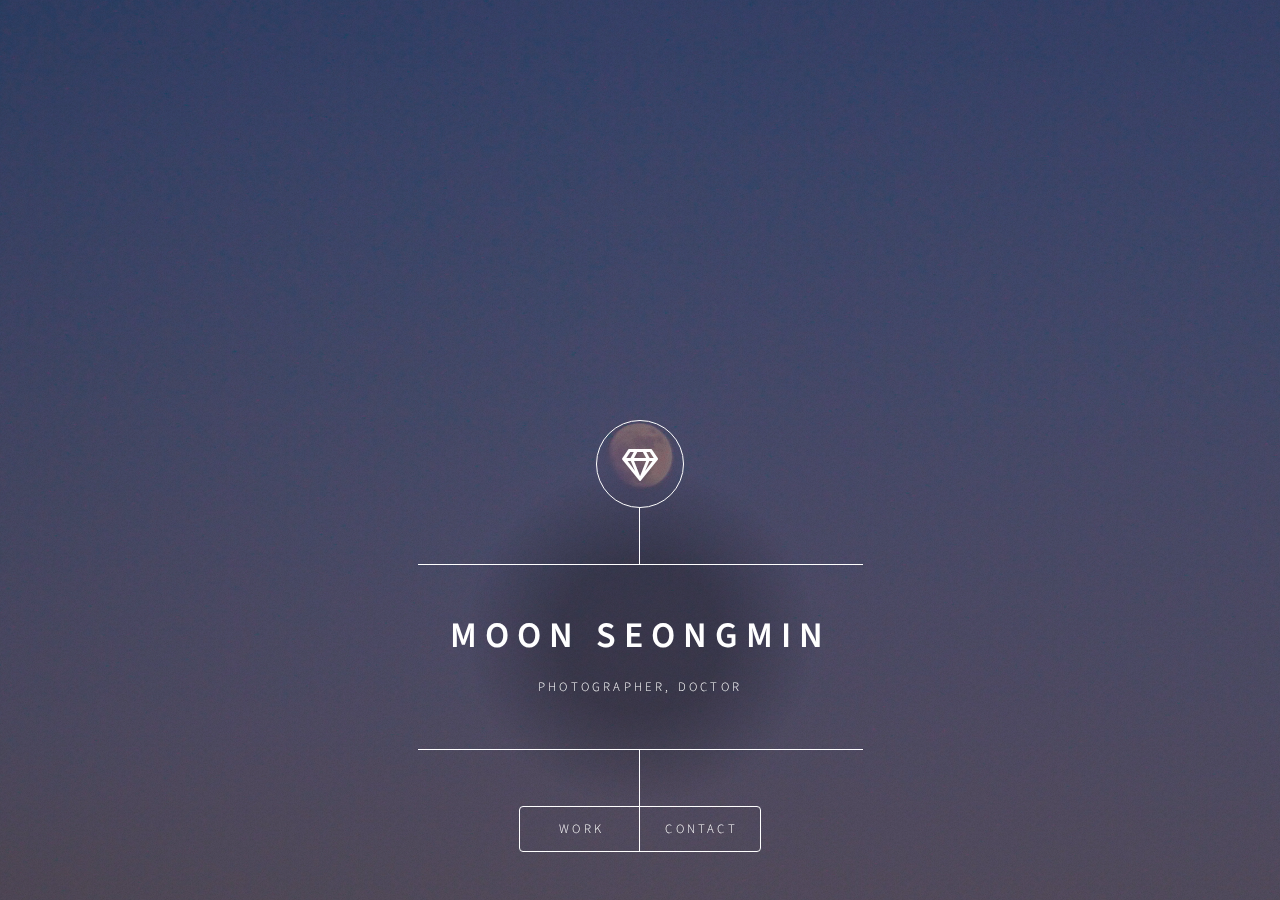
<file: index.html>
<!DOCTYPE HTML>

<html>
	<head>
		<title>Moon Seongmin</title>
		<meta charset="utf-8" />
		<meta name="viewport" content="width=device-width, initial-scale=1, user-scalable=no" />
		<link rel="stylesheet" href="assets/css/main.css" />
		<noscript><link rel="stylesheet" href="assets/css/noscript.css" /></noscript>
	</head>
	<body class="is-preload">

		<!-- Wrapper -->
			<div id="wrapper">

				<!-- Header -->
					<header id="header">
						<div class="logo">
							<span class="icon fa-gem"></span>
						</div>
						<div class="content">
							<div class="inner">
								<h1>Moon Seongmin</h1>
								<p>Photographer, Doctor</p>
							</div>
						</div>
						<nav>
							<ul>
						
								<li><a href="/work/work.html">Work</a></li>					
								<li><a href="contact.html">Contact</a></li>
							</ul>
						</nav>
					</header>
			</div>

		<!-- BG -->
			<div id="bg"></div>

		<!-- Scripts -->
			<script src="assets/js/jquery.min.js"></script>
			<script src="assets/js/browser.min.js"></script>
			<script src="assets/js/breakpoints.min.js"></script>
			<script src="assets/js/util.js"></script>
			<script src="assets/js/main.js"></script>

	</body>
</html>
</file>
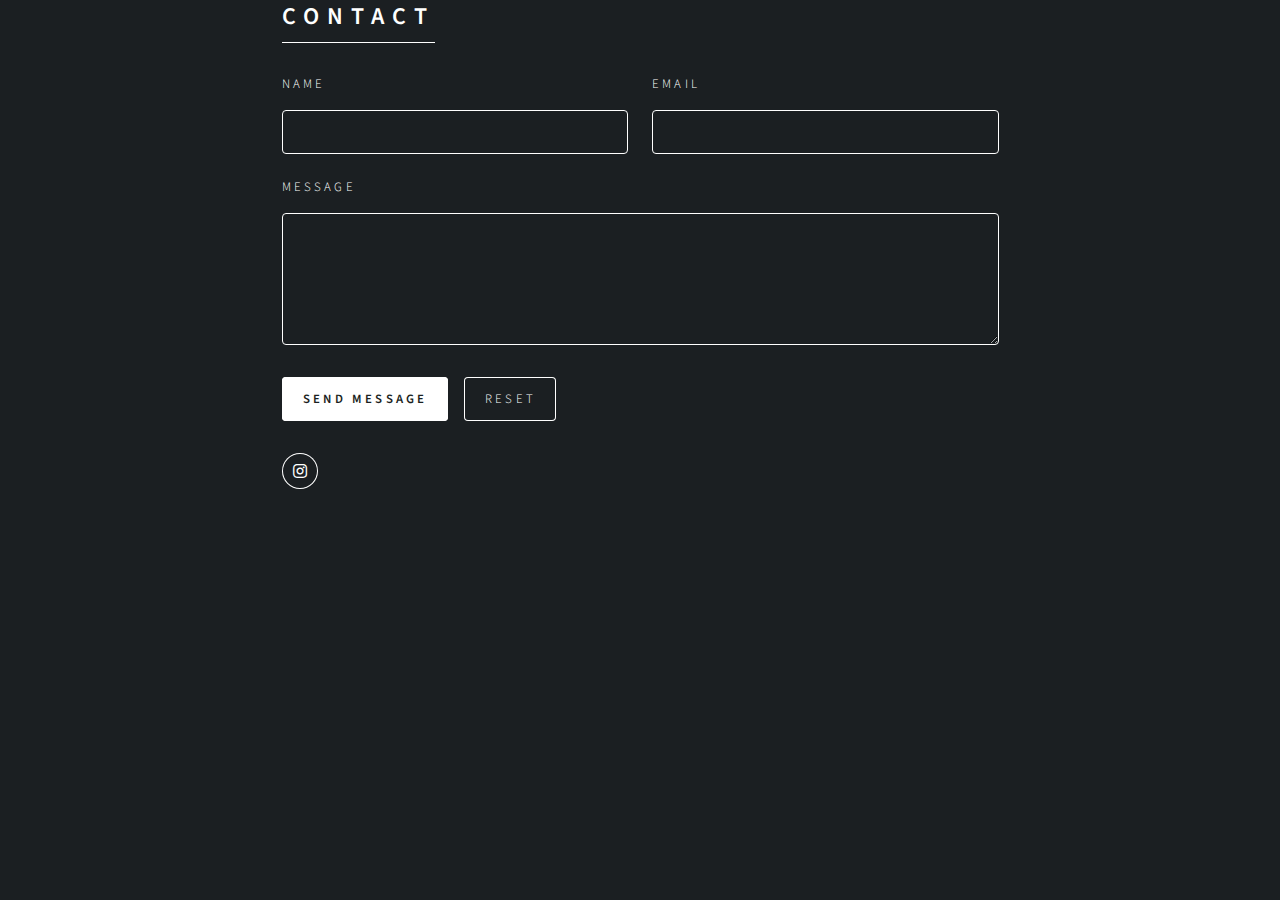
<file: contact.html>
<!DOCTYPE html>
<html>
<head>
		<head>
		<title>Moon Seongmin</title>
		<meta charset="utf-8" />
		<meta name="viewport" content="width=device-width, initial-scale=1, user-scalable=no" />
		<link rel="stylesheet" href="assets/css/main.css" />
		<noscript><link rel="stylesheet" href="assets/css/noscript.css" /></noscript>
	</head>
<!-- Contact -->
<body>
<div id="main">
							<div id="contact">
								<h2 class="major">Contact</h2>
								<form method="post" action="#">
									<div class="fields">
										<div class="field half">
											<label for="name">Name</label>
											<input type="text" name="name" id="name" />
										</div>
										<div class="field half">
											<label for="email">Email</label>
											<input type="text" name="email" id="email" />
										</div>
										<div class="field">
											<label for="message">Message</label>
											<textarea name="message" id="message" rows="4"></textarea>
										</div>
									</div>
									<ul class="actions">
										<li><input type="submit" value="Send Message" class="primary" /></li>
										<li><input type="reset" value="Reset" /></li>
									</ul>
								</form>
								<ul class="icons">
									<li><a href="https://www.instagram.com/film_from_me/" class="icon brands fa-instagram"><span class="label">Instagram</span></a></li>
			
								</ul>
							</div>
                            </div>
                        </body>
                    </html>
</file>
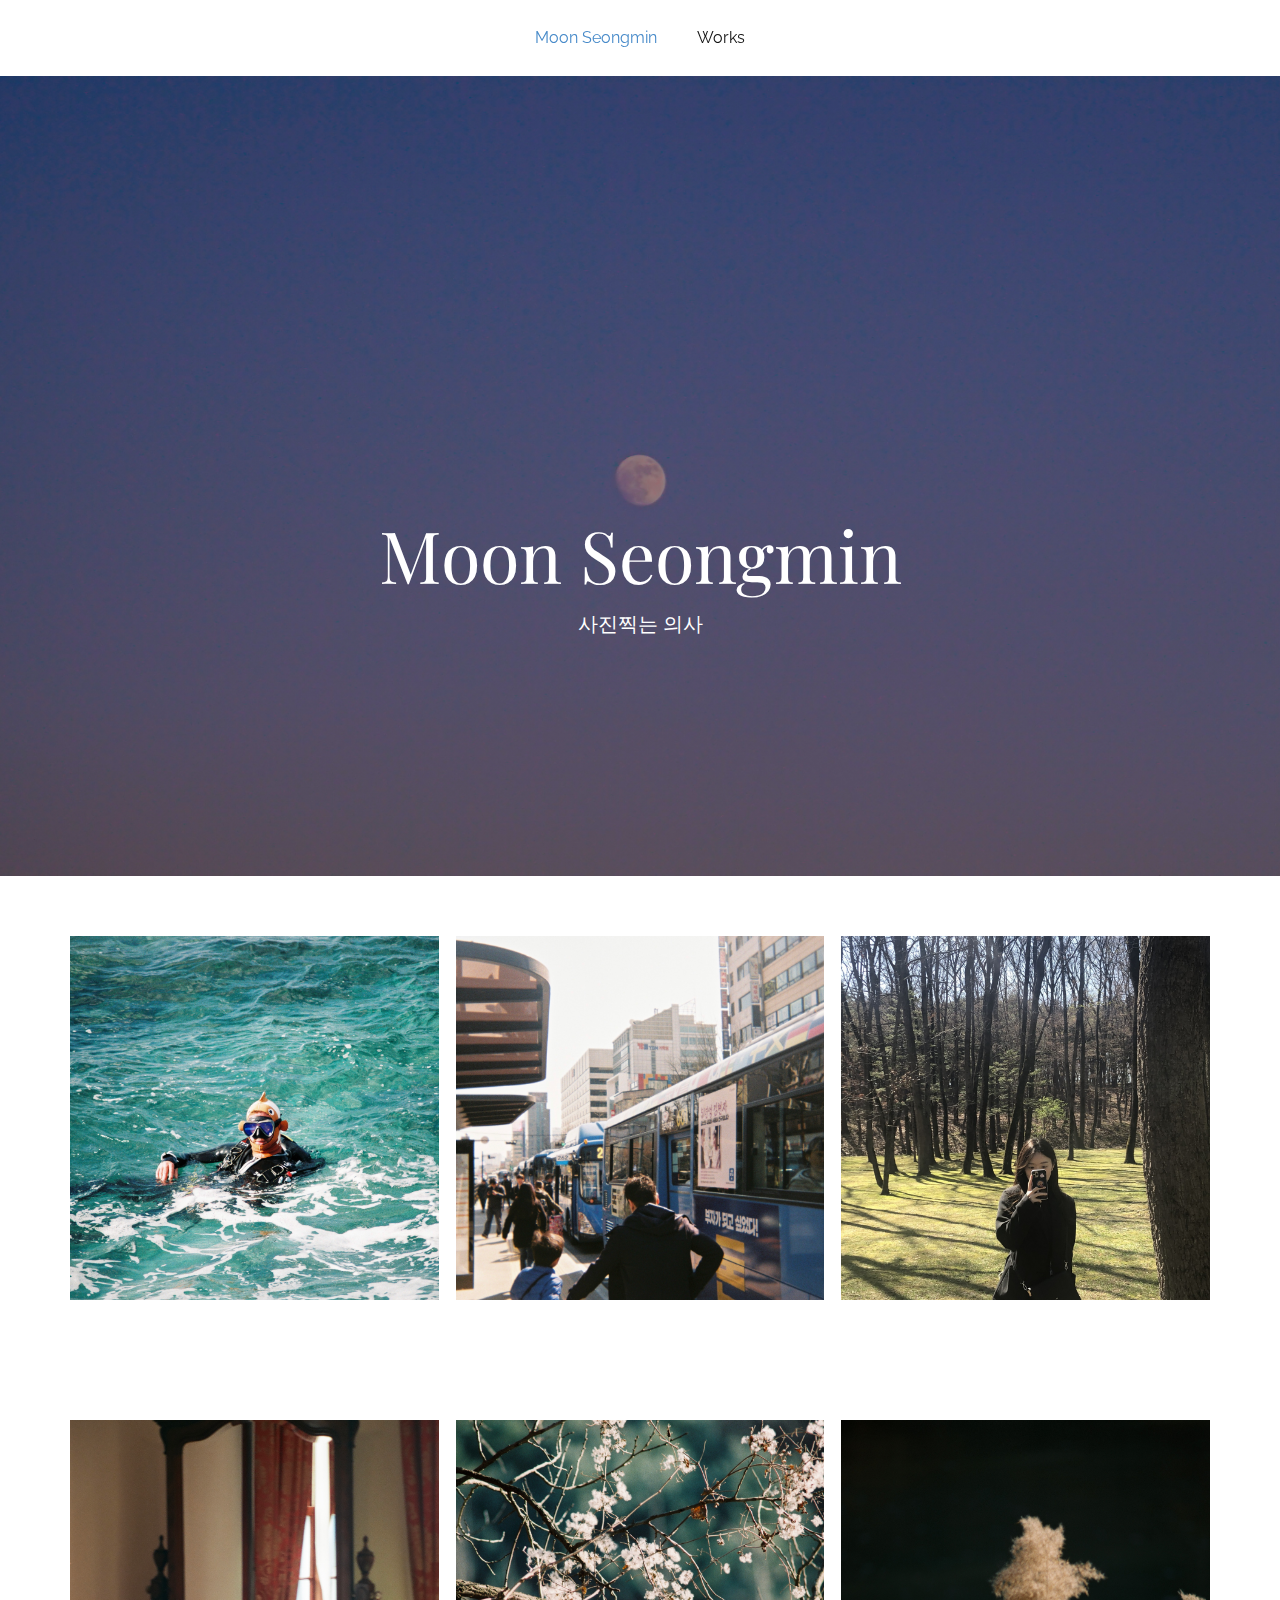
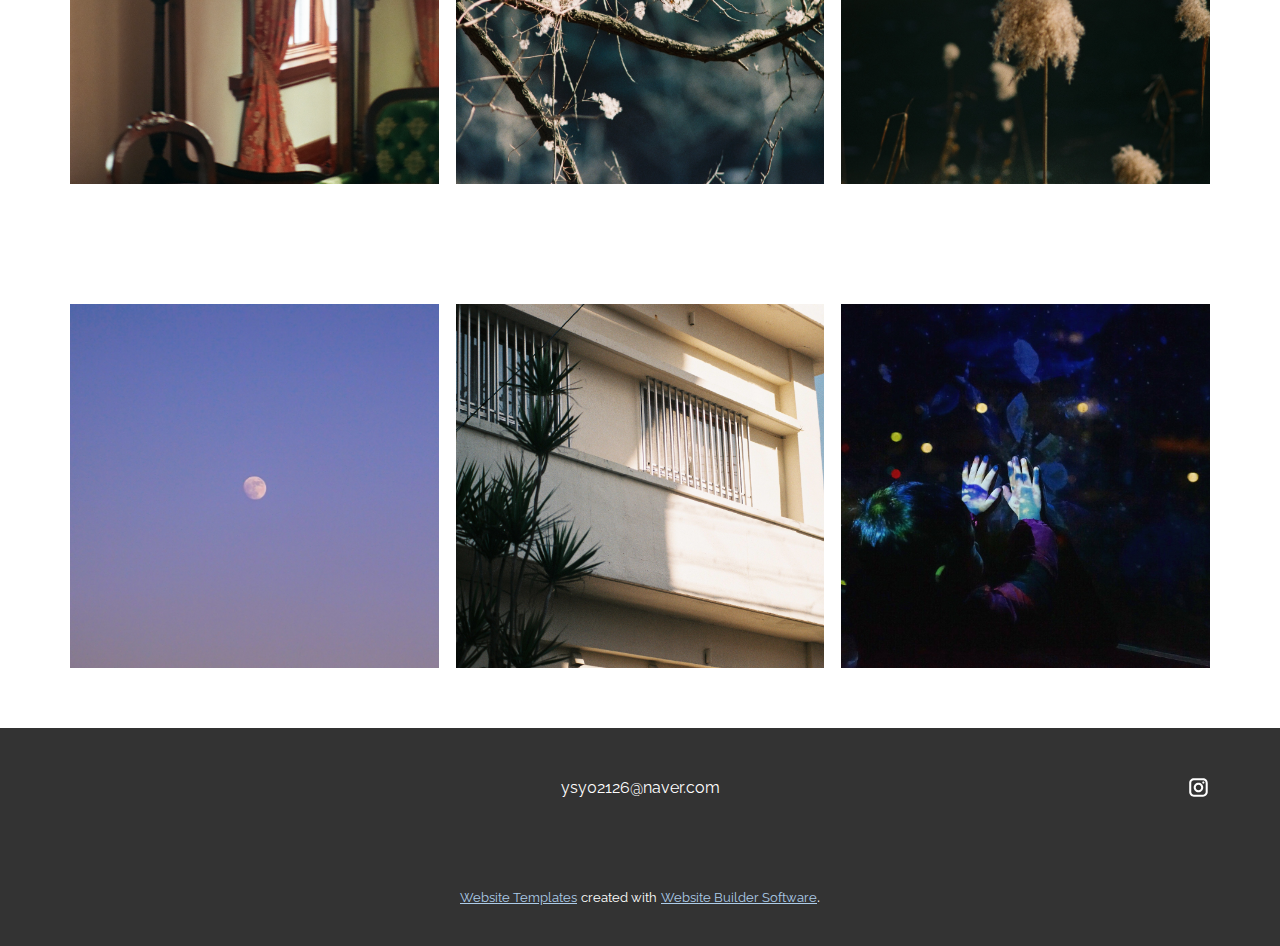
<file: Moon-Seongmin.html>
<!DOCTYPE html>
<html style="font-size: 16px;">
  <head>
    <meta name="viewport" content="width=device-width, initial-scale=1.0">
    <meta charset="utf-8">
    <meta name="keywords" content="Moon Seongmin">
    <meta name="description" content="">
    <meta name="page_type" content="np-template-header-footer-from-plugin">
    <title>Moon Seongmin</title>
    <link rel="stylesheet" href="nicepage.css" media="screen">
<link rel="stylesheet" href="Moon-Seongmin.css" media="screen">
    <script class="u-script" type="text/javascript" src="jquery.js" defer=""></script>
    <script class="u-script" type="text/javascript" src="nicepage.js" defer=""></script>
    <meta name="generator" content="Nicepage 2.28.1, nicepage.com">
    <link id="u-theme-google-font" rel="stylesheet" href="https://fonts.googleapis.com/css?family=Playfair+Display:400,400i,700,700i,900,900i|Raleway:100,100i,200,200i,300,300i,400,400i,500,500i,600,600i,700,700i,800,800i,900,900i">
    
    
    
    
    
    <script type="application/ld+json">{
		"@context": "http://schema.org",
		"@type": "Organization",
		"name": "",
		"url": "index.html",
		"sameAs": [
				"https://www.instagram.com/film_from_me/"
		]
}</script>
    <meta property="og:title" content="Moon Seongmin">
    <meta property="og:type" content="website">
    <meta name="theme-color" content="#478ac9">
    <link rel="canonical" href="index.html">
    <meta property="og:url" content="index.html">
  </head>
  <body class="u-body"><header class="u-clearfix u-header u-sticky u-header" id="sec-cb79"><div class="u-clearfix u-sheet u-valign-middle-lg u-valign-middle-md u-valign-middle-sm u-valign-middle-xl u-sheet-1">
        <nav class="u-menu u-menu-dropdown u-offcanvas u-menu-1">
          <div class="menu-collapse">
            <a class="u-button-style u-nav-link" href="#">
              <svg><use xmlns:xlink="http://www.w3.org/1999/xlink" xlink:href="#menu-hamburger"></use></svg>
              <svg version="1.1" xmlns="http://www.w3.org/2000/svg" xmlns:xlink="http://www.w3.org/1999/xlink"><defs><symbol id="menu-hamburger" viewBox="0 0 16 16" style="width: 16px; height: 16px;"><rect y="1" width="16" height="2"></rect><rect y="7" width="16" height="2"></rect><rect y="13" width="16" height="2"></rect>
</symbol>
</defs></svg>
            </a>
          </div>
          <div class="u-custom-menu u-nav-container">
            <ul class="u-nav u-unstyled u-nav-1"><li class="u-nav-item"><a class="u-button-style u-nav-link u-text-active-palette-1-base u-text-hover-palette-2-base" style="padding: 10px 20px;">Moon Seongmin</a>
</li><li class="u-nav-item"><a class="u-button-style u-nav-link u-text-active-palette-1-base u-text-hover-palette-2-base" href="#sec-7f6d" style="padding: 10px 20px;">Works</a>
</li></ul>
          </div>
          <div class="u-custom-menu u-nav-container-collapse">
            <div class="u-black u-container-style u-inner-container-layout u-opacity u-opacity-95 u-sidenav">
              <div class="u-menu-close"></div>
              <ul class="u-align-center u-nav u-popupmenu-items u-unstyled u-nav-2"><li class="u-nav-item"><a class="u-button-style u-nav-link" style="padding: 10px 20px;">Moon Seongmin</a>
</li><li class="u-nav-item"><a class="u-button-style u-nav-link" href="#sec-7f6d" style="padding: 10px 20px;">Works</a>
</li></ul>
            </div>
            <div class="u-black u-menu-overlay u-opacity u-opacity-70"></div>
          </div>
        </nav>
      </div></header>
    <section class="u-align-center u-clearfix u-image u-shading u-section-1" src="" id="sec-41e4" data-image-width="1600" data-image-height="953">
      <div class="u-clearfix u-sheet u-sheet-1">
        <h1 class="u-text u-text-default u-title u-text-1">Moon Seongmin</h1>
        <p class="u-large-text u-text u-text-default u-text-variant u-text-2">사진찍는 의사</p>
      </div>
    </section>
    <section class="u-align-center u-clearfix u-section-2" id="sec-7f6d">
      <div class="u-clearfix u-sheet u-valign-middle u-sheet-1">
        <div class="u-expanded-width u-gallery u-layout-grid u-lightbox u-show-text-on-hover u-gallery-1">
          <div class="u-gallery-inner u-gallery-inner-1">
            <div class="u-effect-fade u-file-link u-gallery-item" data-href="files/KakaoTalk_20201025_111229566.jpg">
              <div class="u-back-slide" data-image-width="1600" data-image-height="1070">
                <img class="u-back-image u-expanded" src="images/KakaoTalk_20201025_111229566.jpg">
              </div>
              <div class="u-over-slide u-shading u-over-slide-1">
                <h3 class="u-gallery-heading"></h3>
                <p class="u-gallery-text"></p>
              </div>
            </div>
            <div class="u-effect-fade u-file-link u-gallery-item" data-href="files/KakaoTalk_20201025_111229566_04.jpg">
              <div class="u-back-slide" data-image-width="1072" data-image-height="1600">
                <img class="u-back-image u-expanded" src="images/KakaoTalk_20201025_111229566_04.jpg">
              </div>
              <div class="u-over-slide u-shading u-over-slide-2">
                <h3 class="u-gallery-heading"></h3>
                <p class="u-gallery-text"></p>
              </div>
            </div>
            <div class="u-effect-fade u-file-link u-gallery-item" data-href="files/KakaoTalk_20201022_230935612.jpg">
              <div class="u-back-slide">
                <img class="u-back-image u-expanded" src="images/KakaoTalk_20201022_230935612.jpg">
              </div>
              <div class="u-over-slide u-shading u-over-slide-3">
                <h3 class="u-gallery-heading"></h3>
                <p class="u-gallery-text"></p>
              </div>
            </div>
          </div>
        </div>
      </div>
    </section>
    <section class="u-align-center u-clearfix u-section-3" id="sec-1174">
      <div class="u-clearfix u-sheet u-valign-middle u-sheet-1">
        <div class="u-expanded-width u-gallery u-layout-grid u-lightbox u-show-text-on-hover u-gallery-1">
          <div class="u-gallery-inner u-gallery-inner-1">
            <div class="u-effect-fade u-file-link u-gallery-item" data-href="files/KakaoTalk_20201025_111229566_05.jpg">
              <div class="u-back-slide">
                <img class="u-back-image u-expanded" src="images/KakaoTalk_20201025_111229566_05.jpg">
              </div>
              <div class="u-over-slide u-shading u-over-slide-1">
                <h3 class="u-gallery-heading"></h3>
                <p class="u-gallery-text"></p>
              </div>
            </div>
            <div class="u-effect-fade u-file-link u-gallery-item" data-href="files/KakaoTalk_20201025_111229566_09.jpg">
              <div class="u-back-slide">
                <img class="u-back-image u-expanded" src="images/KakaoTalk_20201025_111229566_09.jpg">
              </div>
              <div class="u-over-slide u-shading u-over-slide-2">
                <h3 class="u-gallery-heading"></h3>
                <p class="u-gallery-text"></p>
              </div>
            </div>
            <div class="u-effect-fade u-file-link u-gallery-item" data-href="files/KakaoTalk_20201025_111229566_02.jpg">
              <div class="u-back-slide">
                <img class="u-back-image u-expanded" src="images/KakaoTalk_20201025_111229566_02.jpg">
              </div>
              <div class="u-over-slide u-shading u-over-slide-3">
                <h3 class="u-gallery-heading"></h3>
                <p class="u-gallery-text"></p>
              </div>
            </div>
          </div>
        </div>
      </div>
    </section>
    <section class="u-align-center u-clearfix u-section-4" id="sec-900c">
      <div class="u-clearfix u-sheet u-valign-middle u-sheet-1">
        <div class="u-expanded-width u-gallery u-layout-grid u-lightbox u-show-text-on-hover u-gallery-1">
          <div class="u-gallery-inner u-gallery-inner-1">
            <div class="u-effect-fade u-file-link u-gallery-item" data-href="files/KakaoTalk_20201025_111229566_08.jpg">
              <div class="u-back-slide">
                <img class="u-back-image u-expanded" src="images/KakaoTalk_20201025_111229566_081.jpg">
              </div>
              <div class="u-over-slide u-shading u-over-slide-1">
                <h3 class="u-gallery-heading"></h3>
                <p class="u-gallery-text"></p>
              </div>
            </div>
            <div class="u-effect-fade u-file-link u-gallery-item" data-href="files/KakaoTalk_20201025_111229566_03.jpg">
              <div class="u-back-slide">
                <img class="u-back-image u-expanded" src="images/KakaoTalk_20201025_111229566_03.jpg">
              </div>
              <div class="u-over-slide u-shading u-over-slide-2">
                <h3 class="u-gallery-heading"></h3>
                <p class="u-gallery-text"></p>
              </div>
            </div>
            <div class="u-effect-fade u-file-link u-gallery-item" data-href="files/KakaoTalk_20201025_111229566_06.jpg">
              <div class="u-back-slide">
                <img class="u-back-image u-expanded" src="images/KakaoTalk_20201025_111229566_06.jpg">
              </div>
              <div class="u-over-slide u-shading u-over-slide-3">
                <h3 class="u-gallery-heading"></h3>
                <p class="u-gallery-text"></p>
              </div>
            </div>
          </div>
        </div>
      </div>
    </section>
    
    
    <footer class="u-align-center-md u-align-center-sm u-align-center-xs u-clearfix u-footer u-grey-80" id="sec-38b2"><div class="u-clearfix u-sheet u-sheet-1">
        <div class="u-align-left u-social-icons u-spacing-10 u-social-icons-1">
          <a class="u-social-url" target="_blank" href="https://www.instagram.com/film_from_me/"><span class="u-icon u-icon-circle u-social-instagram u-social-type-logo u-icon-1"><svg class="u-svg-link" preserveAspectRatio="xMidYMin slice" viewBox="0 0 112 112" style=""><use xmlns:xlink="http://www.w3.org/1999/xlink" xlink:href="#svg-5dec"></use></svg><svg xmlns="http://www.w3.org/2000/svg" xmlns:xlink="http://www.w3.org/1999/xlink" version="1.1" xml:space="preserve" class="u-svg-content" viewBox="0 0 112 112" x="0px" y="0px" id="svg-5dec"><path d="M55.9,32.9c-12.8,0-23.2,10.4-23.2,23.2s10.4,23.2,23.2,23.2s23.2-10.4,23.2-23.2S68.7,32.9,55.9,32.9z M55.9,69.4c-7.4,0-13.3-6-13.3-13.3c-0.1-7.4,6-13.3,13.3-13.3s13.3,6,13.3,13.3C69.3,63.5,63.3,69.4,55.9,69.4z"></path><path d="M79.7,26.8c-3,0-5.4,2.5-5.4,5.4s2.5,5.4,5.4,5.4c3,0,5.4-2.5,5.4-5.4S82.7,26.8,79.7,26.8z"></path><path d="M78.2,11H33.5C21,11,10.8,21.3,10.8,33.7v44.7c0,12.6,10.2,22.8,22.7,22.8h44.7c12.6,0,22.7-10.2,22.7-22.7 V33.7C100.8,21.1,90.6,11,78.2,11z M91,78.4c0,7.1-5.8,12.8-12.8,12.8H33.5c-7.1,0-12.8-5.8-12.8-12.8V33.7 c0-7.1,5.8-12.8,12.8-12.8h44.7c7.1,0,12.8,5.8,12.8,12.8V78.4z"></path></svg></span>
          </a>
        </div>
        <p class="u-align-center-lg u-align-center-md u-align-center-xl u-text u-text-1">ysy02126@naver.com</p>
      </div></footer>
    <section class="u-backlink u-clearfix u-grey-80">
      <a class="u-link" href="https://nicepage.com/website-templates" target="_blank">
        <span>Website Templates</span>
      </a>
      <p class="u-text">
        <span>created with</span>
      </p>
      <a class="u-link" href="https://nicepage.com/" target="_blank">
        <span>Website Builder Software</span>
      </a>. 
    </section>
  </body>
</html>
</file>
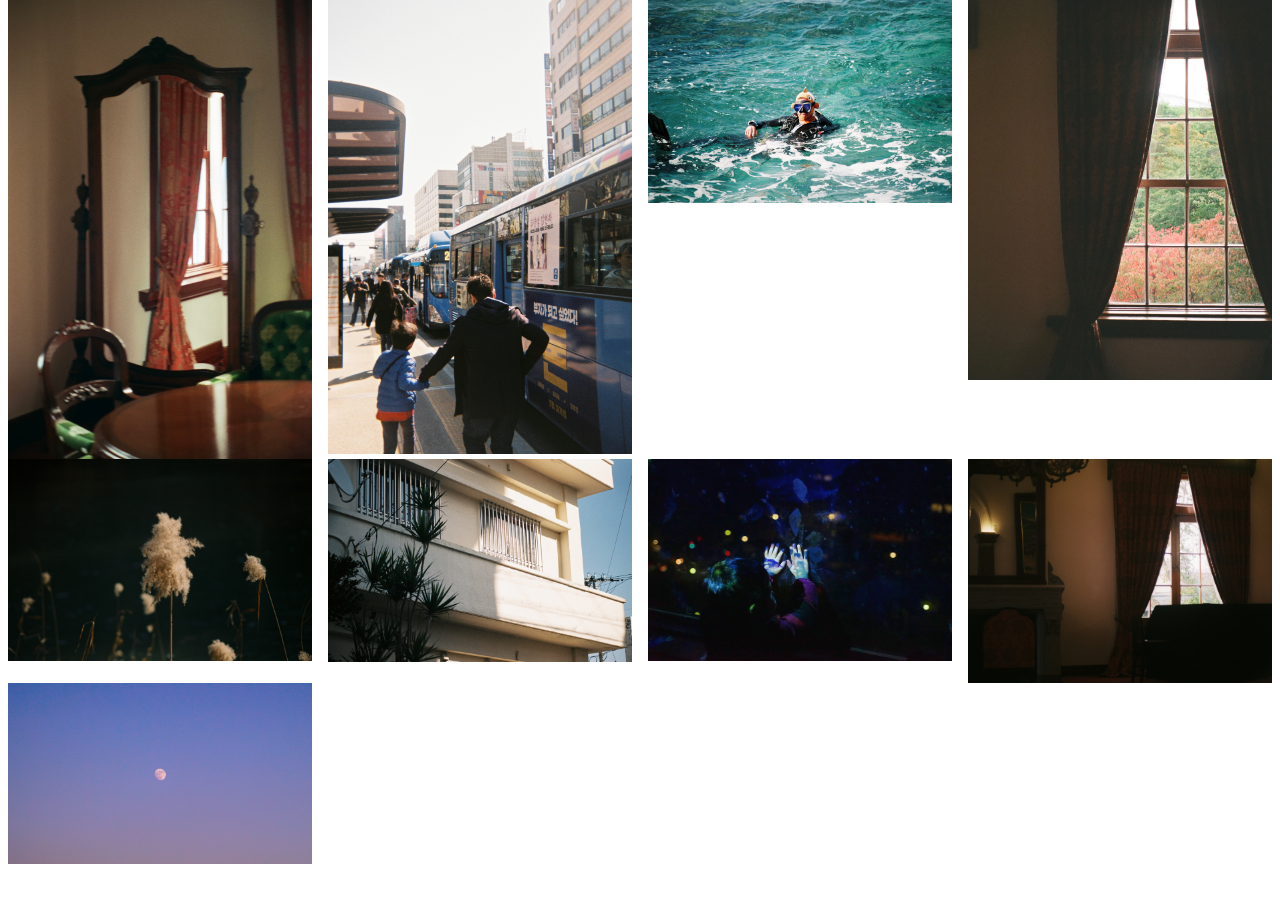
<file: work/work.html>
<!DOCTYPE html>
<html>
<meta name="viewport" content="width=device-width, initial-scale=1">
<style>
body {
  font-family: Verdana, sans-serif;
  margin: 0;
}

* {
  box-sizing: border-box;
}

.row > .column {
  padding: 0 8px;
}

.row:after {
  content: "";
  display: table;
  clear: both;
}

.column {
  float: left;
  width: 25%;
}

/* The Modal (background) */
.modal {
  display: none;
  position: fixed;
  z-index: 1;
  padding-top: 100px;
  left: 0;
  top: 0;
  width: 100%;
  height: 100%;
  overflow: auto;
  background-color: black;
}

/* Modal Content */
.modal-content {
  position: relative;
  background-color: #fefefe;
  margin: auto;
  padding: 0;
  width: 90%;
  max-width: 1200px;
}

/* The Close Button */
.close {
  color: white;
  position: absolute;
  top: 10px;
  right: 25px;
  font-size: 35px;
  font-weight: bold;
}

.close:hover,
.close:focus {
  color: #999;
  text-decoration: none;
  cursor: pointer;
}

.mySlides {
  display: none;
}

.cursor {
  cursor: pointer;
}

/* Next & previous buttons */
.prev,
.next {
  cursor: pointer;
  position: absolute;
  top: 50%;
  width: auto;
  padding: 16px;
  margin-top: -50px;
  color: white;
  font-weight: bold;
  font-size: 20px;
  transition: 0.6s ease;
  border-radius: 0 3px 3px 0;
  user-select: none;
  -webkit-user-select: none;
}

/* Position the "next button" to the right */
.next {
  right: 0;
  border-radius: 3px 0 0 3px;
}

/* On hover, add a black background color with a little bit see-through */
.prev:hover,
.next:hover {
  background-color: rgba(0, 0, 0, 0.8);
}

/* Number text (1/3 etc) */
.numbertext {
  color: #f2f2f2;
  font-size: 12px;
  padding: 8px 12px;
  position: absolute;
  top: 0;
}

img {
  margin-bottom: -4px;
}

.caption-container {
  text-align: center;
  background-color: black;
  padding: 2px 16px;
  color: white;
}

.demo {
  opacity: 0.6;
}

.active,
.demo:hover {
  opacity: 1;
}

img.hover-shadow {
  transition: 0.3s;
}

.hover-shadow:hover {
  box-shadow: 0 4px 8px 0 rgba(0, 0, 0, 0.2), 0 6px 20px 0 rgba(0, 0, 0, 0.19);
}
</style>
<body>

<div class="row">
  <div class="column">
    <img src="/images/KakaoTalk_20201025_111229566_05.jpg" style="width:100%" onclick="openModal();currentSlide(1)" class="hover-shadow cursor">
  </div>
  <div class="column">
    <img src="/images/KakaoTalk_20201025_111229566_04.jpg" style="width:100%" onclick="openModal();currentSlide(2)" class="hover-shadow cursor">
  </div>
  <div class="column">
    <img src="/images/KakaoTalk_20201025_111229566.jpg" style="width:100%" onclick="openModal();currentSlide(3)" class="hover-shadow cursor">
  </div>
  <div class="column">
    <img src="/images/KakaoTalk_20201025_111229566_01.jpg" style="width:100%" onclick="openModal();currentSlide(4)" class="hover-shadow cursor">
  </div>
 </div>
 <div class="row">
  <div class="column">
    <img src="/images/KakaoTalk_20201025_111229566_02.jpg" style="width:100%" onclick="openModal();currentSlide(5)" class="hover-shadow cursor">    
  </div>
  <div class="column">
    <img src="/images/KakaoTalk_20201025_111229566_03.jpg" style="width:100%" onclick="openModal();currentSlide(6)" class="hover-shadow cursor">    
  </div>
  <div class="column">
    <img src="/images/KakaoTalk_20201025_111229566_06.jpg" style="width:100%" onclick="openModal();currentSlide(7)" class="hover-shadow cursor">    
  </div>
  <div class="column">
    <img src="/images/KakaoTalk_20201025_111229566_07.jpg" style="width:100%" onclick="openModal();currentSlide(8)" class="hover-shadow cursor">    
  </div>
  <div class="column">
    <img src="/images/KakaoTalk_20201025_111229566_08.jpg" style="width:100%" onclick="openModal();currentSlide(9)" class="hover-shadow cursor">    
  </div>
</div>

<div id="myModal" class="modal">
  <span class="close cursor" onclick="closeModal()">&times;</span>
  <div class="modal-content">

    <div class="mySlides">
      <div class="numbertext">1 / 9</div>
      <img src="/images/KakaoTalk_20201025_111229566_05.jpg" style="width:100%">
    </div>

    <div class="mySlides">
      <div class="numbertext">2 / 9</div>
      <img src="/images/KakaoTalk_20201025_111229566_04.jpg" style="width:100%">
    </div>

    <div class="mySlides">
      <div class="numbertext">3 / 9</div>
      <img src="/images/KakaoTalk_20201025_111229566.jpg" style="width:100%">
    </div>
    
    <div class="mySlides">
      <div class="numbertext">4 / 9</div>
      <img src="/images/KakaoTalk_20201025_111229566_01.jpg" style="width:100%">
    </div>
    
    <div class="mySlides">
      <div class="numbertext">5 / 9</div>
      <img src="/images/KakaoTalk_20201025_111229566_02.jpg" style="width:100%">
    </div>
    
    <div class="mySlides">
      <div class="numbertext">6 / 9</div>
      <img src="/images/KakaoTalk_20201025_111229566_03.jpg" style="width:100%">
    </div>
    
    <div class="mySlides">
      <div class="numbertext">7 / 9</div>
      <img src="/images/KakaoTalk_20201025_111229566_06.jpg" style="width:100%">
    </div>
    
    <div class="mySlides">
      <div class="numbertext">8 / 9</div>
      <img src="/images/KakaoTalk_20201025_111229566_07.jpg" style="width:100%">
    </div>
    
    <div class="mySlides">
      <div class="numbertext">9 / 9</div>
      <img src="/images/KakaoTalk_20201025_111229566_08.jpg" style="width:100%">
    </div>
    
    <a class="prev" onclick="plusSlides(-1)">&#10094;</a>
    <a class="next" onclick="plusSlides(1)">&#10095;</a>

<!-- div class="caption-container"
      <p id="caption"></p>
    </div>


    <div class="column">
      <img class="demo cursor" src="img_nature_wide.jpg" style="width:100%" onclick="currentSlide(1)" alt="Nature and sunrise">
    </div>
    <div class="column">
      <img class="demo cursor" src="img_snow_wide.jpg" style="width:100%" onclick="currentSlide(2)" alt="Snow">
    </div>
    <div class="column">
      <img class="demo cursor" src="img_mountains_wide.jpg" style="width:100%" onclick="currentSlide(3)" alt="Mountains and fjords">
    </div>
    <div class="column">
      <img class="demo cursor" src="img_lights_wide.jpg" style="width:100%" onclick="currentSlide(4)" alt="Northern Lights">
    </div>
  </div>
</div> -->

<script>
function openModal() {
  document.getElementById("myModal").style.display = "block";
}

function closeModal() {
  document.getElementById("myModal").style.display = "none";
}

var slideIndex = 1;
showSlides(slideIndex);

function plusSlides(n) {
  showSlides(slideIndex += n);
}

function currentSlide(n) {
  showSlides(slideIndex = n);
}

function showSlides(n) {
  var i;
  var slides = document.getElementsByClassName("mySlides");
  var dots = document.getElementsByClassName("demo");
  var captionText = document.getElementById("caption");
  if (n > slides.length) {slideIndex = 1}
  if (n < 1) {slideIndex = slides.length}
  for (i = 0; i < slides.length; i++) {
      slides[i].style.display = "none";
  }
  for (i = 0; i < dots.length; i++) {
      dots[i].className = dots[i].className.replace(" active", "");
  }
  slides[slideIndex-1].style.display = "block";
  dots[slideIndex-1].className += " active";
  captionText.innerHTML = dots[slideIndex-1].alt;
}
</script>
    
</body>
</html>
</file>
<file: assets/css/noscript.css>
/*
	Dimension by HTML5 UP
	html5up.net | @ajlkn
	Free for personal and commercial use under the CCA 3.0 license (html5up.net/license)
*/

/* BG */

	body.is-preload #bg:before {
		background-color: transparent;
	}

/* Header */

	body.is-preload #header {
		-moz-filter: none;
		-webkit-filter: none;
		-ms-filter: none;
		filter: none;
	}

		body.is-preload #header > * {
			opacity: 1;
		}

		body.is-preload #header .content .inner {
			max-height: none;
			padding: 3rem 2rem;
			opacity: 1;
		}

/* Main */

	#main article {
		opacity: 1;
		margin: 4rem 0 0 0;
	}
</file>
<file: Moon-Seongmin.css>
.u-section-1 {background-image: linear-gradient(0deg, rgba(0,0,0,0.4), rgba(0,0,0,0.4)), url("images/KakaoTalk_20201025_111229566_08.jpg")}
.u-section-1 .u-sheet-1 {min-height: 800px}
.u-section-1 .u-text-1 {margin: 439px auto 0}
.u-section-1 .u-text-2 {margin: 14px auto 60px} 

@media (max-width: 1199px){ .u-section-1 .u-sheet-1 {min-height: 660px} }

@media (max-width: 991px){ .u-section-1 .u-sheet-1 {min-height: 506px} }

@media (max-width: 767px){ .u-section-1 .u-sheet-1 {min-height: 380px} }

@media (max-width: 575px){ .u-section-1 .u-sheet-1 {min-height: 650px}
.u-section-1 .u-text-1 {margin-top: 375px; margin-left: 0; margin-right: 0}
.u-section-1 .u-text-2 {width: auto; margin-top: 13px} }.u-section-2 .u-sheet-1 {min-height: 484px}
.u-section-2 .u-gallery-1 {height: 364px; grid-gap: 17px 17px; margin: 60px auto}
.u-section-2 .u-gallery-inner-1 {grid-template-columns: repeat(3, auto); grid-gap: 17px}
.u-section-2 .u-over-slide-1 {background-image: linear-gradient(0deg, rgba(0,0,0,0.2), rgba(0,0,0,0.2)); padding: 20px}
.u-section-2 .u-over-slide-2 {background-image: linear-gradient(0deg, rgba(0,0,0,0.2), rgba(0,0,0,0.2)); padding: 20px}
.u-section-2 .u-over-slide-3 {background-image: linear-gradient(0deg, rgba(0,0,0,0.2), rgba(0,0,0,0.2)); padding: 20px} 

@media (max-width: 1199px){ .u-section-2 .u-sheet-1 {min-height: 356px}
.u-section-2 .u-gallery-1 {height: 300px; grid-template-columns: repeat(3, auto); margin-right: initial; margin-left: initial} }

@media (max-width: 991px){ .u-section-2 .u-sheet-1 {min-height: 746px}
.u-section-2 .u-gallery-1 {height: 690px; grid-template-columns: repeat(2, auto); margin-right: initial; margin-left: initial}
.u-section-2 .u-gallery-inner-1 {grid-template-columns: repeat(2, auto)} }

@media (max-width: 767px){ .u-section-2 .u-sheet-1 {min-height: 1608px}
.u-section-2 .u-gallery-1 {height: 1552px; grid-template-columns: repeat(1, auto); margin-right: initial; margin-left: initial}
.u-section-2 .u-gallery-inner-1 {grid-template-columns: repeat(1, auto)} }

@media (max-width: 575px){ .u-section-2 .u-sheet-1 {min-height: 1033px}
.u-section-2 .u-gallery-1 {height: 977px; margin-right: initial; margin-left: initial} }.u-section-3 .u-sheet-1 {min-height: 484px}
.u-section-3 .u-gallery-1 {height: 364px; grid-gap: 17px 17px; margin: 60px auto}
.u-section-3 .u-gallery-inner-1 {grid-template-columns: repeat(3, auto); grid-gap: 17px}
.u-section-3 .u-over-slide-1 {background-image: linear-gradient(0deg, rgba(0,0,0,0.2), rgba(0,0,0,0.2)); padding: 20px}
.u-section-3 .u-over-slide-2 {background-image: linear-gradient(0deg, rgba(0,0,0,0.2), rgba(0,0,0,0.2)); padding: 20px}
.u-section-3 .u-over-slide-3 {background-image: linear-gradient(0deg, rgba(0,0,0,0.2), rgba(0,0,0,0.2)); padding: 20px} 

@media (max-width: 1199px){ .u-section-3 .u-sheet-1 {min-height: 356px}
.u-section-3 .u-gallery-1 {height: 300px; grid-template-columns: repeat(3, auto); margin-right: initial; margin-left: initial} }

@media (max-width: 991px){ .u-section-3 .u-sheet-1 {min-height: 746px}
.u-section-3 .u-gallery-1 {height: 690px; grid-template-columns: repeat(2, auto); margin-right: initial; margin-left: initial}
.u-section-3 .u-gallery-inner-1 {grid-template-columns: repeat(2, auto)} }

@media (max-width: 767px){ .u-section-3 .u-sheet-1 {min-height: 1608px}
.u-section-3 .u-gallery-1 {height: 1552px; grid-template-columns: repeat(1, auto); margin-right: initial; margin-left: initial}
.u-section-3 .u-gallery-inner-1 {grid-template-columns: repeat(1, auto)} }

@media (max-width: 575px){ .u-section-3 .u-sheet-1 {min-height: 1033px}
.u-section-3 .u-gallery-1 {height: 977px; margin-right: initial; margin-left: initial} }.u-section-4 .u-sheet-1 {min-height: 484px}
.u-section-4 .u-gallery-1 {height: 364px; grid-gap: 17px 17px; margin: 60px auto}
.u-section-4 .u-gallery-inner-1 {grid-template-columns: repeat(3, auto); grid-gap: 17px}
.u-section-4 .u-over-slide-1 {background-image: linear-gradient(0deg, rgba(0,0,0,0.2), rgba(0,0,0,0.2)); padding: 20px}
.u-section-4 .u-over-slide-2 {background-image: linear-gradient(0deg, rgba(0,0,0,0.2), rgba(0,0,0,0.2)); padding: 20px}
.u-section-4 .u-over-slide-3 {background-image: linear-gradient(0deg, rgba(0,0,0,0.2), rgba(0,0,0,0.2)); padding: 20px} 

@media (max-width: 1199px){ .u-section-4 .u-sheet-1 {min-height: 356px}
.u-section-4 .u-gallery-1 {height: 300px; grid-template-columns: repeat(3, auto); margin-right: initial; margin-left: initial} }

@media (max-width: 991px){ .u-section-4 .u-sheet-1 {min-height: 746px}
.u-section-4 .u-gallery-1 {height: 690px; grid-template-columns: repeat(2, auto); margin-right: initial; margin-left: initial}
.u-section-4 .u-gallery-inner-1 {grid-template-columns: repeat(2, auto)} }

@media (max-width: 767px){ .u-section-4 .u-sheet-1 {min-height: 1608px}
.u-section-4 .u-gallery-1 {height: 1552px; grid-template-columns: repeat(1, auto); margin-right: initial; margin-left: initial}
.u-section-4 .u-gallery-inner-1 {grid-template-columns: repeat(1, auto)} }

@media (max-width: 575px){ .u-section-4 .u-sheet-1 {min-height: 1033px}
.u-section-4 .u-gallery-1 {height: 977px; margin-right: initial; margin-left: initial} }
</file>
<file: assets/css/main.css>
@import url(fontawesome-all.min.css);
@import url("https://fonts.googleapis.com/css?family=Source+Sans+Pro:300italic,600italic,300,600");

/*
	Dimension by HTML5 UP
	html5up.net | @ajlkn
	Free for personal and commercial use under the CCA 3.0 license (html5up.net/license)
*/

html, body, div, span, applet, object,
iframe, h1, h2, h3, h4, h5, h6, p, blockquote,
pre, a, abbr, acronym, address, big, cite,
code, del, dfn, em, img, ins, kbd, q, s, samp,
small, strike, strong, sub, sup, tt, var, b,
u, i, center, dl, dt, dd, ol, ul, li, fieldset,
form, label, legend, table, caption, tbody,
tfoot, thead, tr, th, td, article, aside,
canvas, details, embed, figure, figcaption,
footer, header, hgroup, menu, nav, output, ruby,
section, summary, time, mark, audio, video {
	margin: 0;
	padding: 0;
	border: 0;
	font-size: 100%;
	font: inherit;
	vertical-align: baseline;}

article, aside, details, figcaption, figure,
footer, header, hgroup, menu, nav, section {
	display: block;}

body {
	line-height: 1;
}

ol, ul {
	list-style: none;
}

blockquote, q {
	quotes: none;
}

	blockquote:before, blockquote:after, q:before, q:after {
		content: '';
		content: none;
	}

table {
	border-collapse: collapse;
	border-spacing: 0;
}

body {
	-webkit-text-size-adjust: none;
}

mark {
	background-color: transparent;
	color: inherit;
}

input::-moz-focus-inner {
	border: 0;
	padding: 0;
}

input, select, textarea {
	-moz-appearance: none;
	-webkit-appearance: none;
	-ms-appearance: none;
	appearance: none;
}

/* Basic */

	@-ms-viewport {
		width: device-width;
	}

	@media screen and (max-width: 480px) {

		html, body {
			min-width: 320px;
		}

	}

	html {
		box-sizing: border-box;
	}

	*, *:before, *:after {
		box-sizing: inherit;
	}

	body {
		background: #1b1f22;
	}

		body.is-preload *, body.is-preload *:before, body.is-preload *:after {
			-moz-animation: none !important;
			-webkit-animation: none !important;
			-ms-animation: none !important;
			animation: none !important;
			-moz-transition: none !important;
			-webkit-transition: none !important;
			-ms-transition: none !important;
			transition: none !important;
		}

/* Type */

	html {
		font-size: 16pt;
	}

		@media screen and (max-width: 1680px) {

			html {
				font-size: 12pt;
			}

		}

		@media screen and (max-width: 736px) {

			html {
				font-size: 11pt;
			}

		}

		@media screen and (max-width: 360px) {

			html {
				font-size: 10pt;
			}

		}

	body, input, select, textarea {
		color: #ffffff;
		font-family: "Source Sans Pro", sans-serif;
		font-weight: 300;
		font-size: 1rem;
		line-height: 1.65;
	}

	a {
		-moz-transition: color 0.2s ease-in-out, background-color 0.2s ease-in-out, border-bottom-color 0.2s ease-in-out;
		-webkit-transition: color 0.2s ease-in-out, background-color 0.2s ease-in-out, border-bottom-color 0.2s ease-in-out;
		-ms-transition: color 0.2s ease-in-out, background-color 0.2s ease-in-out, border-bottom-color 0.2s ease-in-out;
		transition: color 0.2s ease-in-out, background-color 0.2s ease-in-out, border-bottom-color 0.2s ease-in-out;
		border-bottom: dotted 1px rgba(255, 255, 255, 0.5);
		text-decoration: none;
		color: inherit;
	}

		a:hover {
			border-bottom-color: transparent;
		}

	strong, b {
		color: #ffffff;
		font-weight: 600;
	}

	em, i {
		font-style: italic;
	}

	p {
		margin: 0 0 2rem 0;
	}

	h1, h2, h3, h4, h5, h6 {
		color: #ffffff;
		font-weight: 600;
		line-height: 1.5;
		margin: 0 0 1rem 0;
		text-transform: uppercase;
		letter-spacing: 0.2rem;
	}

		h1 a, h2 a, h3 a, h4 a, h5 a, h6 a {
			color: inherit;
			text-decoration: none;
		}

		h1.major, h2.major, h3.major, h4.major, h5.major, h6.major {
			border-bottom: solid 1px #ffffff;
			width: -moz-max-content;
			width: -webkit-max-content;
			width: -ms-max-content;
			width: max-content;
			padding-bottom: 0.5rem;
			margin: 0 0 2rem 0;
		}

	h1 {
		font-size: 2.25rem;
		line-height: 1.3;
		letter-spacing: 0.5rem;
	}

	h2 {
		font-size: 1.5rem;
		line-height: 1.4;
		letter-spacing: 0.5rem;
	}

	h3 {
		font-size: 1rem;
	}

	h4 {
		font-size: 0.8rem;
	}

	h5 {
		font-size: 0.7rem;
	}

	h6 {
		font-size: 0.6rem;
	}

	@media screen and (max-width: 736px) {

		h1 {
			font-size: 1.75rem;
			line-height: 1.4;
		}

		h2 {
			font-size: 1.25em;
			line-height: 1.5;
		}

	}

	sub {
		font-size: 0.8rem;
		position: relative;
		top: 0.5rem;
	}

	sup {
		font-size: 0.8rem;
		position: relative;
		top: -0.5rem;
	}

	blockquote {
		border-left: solid 4px #ffffff;
		font-style: italic;
		margin: 0 0 2rem 0;
		padding: 0.5rem 0 0.5rem 2rem;
	}

	code {
		background: rgba(255, 255, 255, 0.075);
		border-radius: 4px;
		font-family: "Courier New", monospace;
		font-size: 0.9rem;
		margin: 0 0.25rem;
		padding: 0.25rem 0.65rem;
	}

	pre {
		-webkit-overflow-scrolling: touch;
		font-family: "Courier New", monospace;
		font-size: 0.9rem;
		margin: 0 0 2rem 0;
	}

		pre code {
			display: block;
			line-height: 1.75;
			padding: 1rem 1.5rem;
			overflow-x: auto;
		}

	hr {
		border: 0;
		border-bottom: solid 1px #ffffff;
		margin: 2.75rem 0;
	}

	.align-left {
		text-align: left;
	}

	.align-center {
		text-align: center;
	}

	.align-right {
		text-align: right;
	}

/* Form */

	form {
		margin: 0 0 2rem 0;
	}

		form > :last-child {
			margin-bottom: 0;
		}

		form > .fields {
			display: -moz-flex;
			display: -webkit-flex;
			display: -ms-flex;
			display: flex;
			-moz-flex-wrap: wrap;
			-webkit-flex-wrap: wrap;
			-ms-flex-wrap: wrap;
			flex-wrap: wrap;
			width: calc(100% + 3rem);
			margin: -1.5rem 0 2rem -1.5rem;
		}

			form > .fields > .field {
				-moz-flex-grow: 0;
				-webkit-flex-grow: 0;
				-ms-flex-grow: 0;
				flex-grow: 0;
				-moz-flex-shrink: 0;
				-webkit-flex-shrink: 0;
				-ms-flex-shrink: 0;
				flex-shrink: 0;
				padding: 1.5rem 0 0 1.5rem;
				width: calc(100% - 1.5rem);
			}

				form > .fields > .field.half {
					width: calc(50% - 0.75rem);
				}

				form > .fields > .field.third {
					width: calc(100%/3 - 0.5rem);
				}

				form > .fields > .field.quarter {
					width: calc(25% - 0.375rem);
				}

		@media screen and (max-width: 480px) {

			form > .fields {
				width: calc(100% + 3rem);
				margin: -1.5rem 0 2rem -1.5rem;
			}

				form > .fields > .field {
					padding: 1.5rem 0 0 1.5rem;
					width: calc(100% - 1.5rem);
				}

					form > .fields > .field.half {
						width: calc(100% - 1.5rem);
					}

					form > .fields > .field.third {
						width: calc(100% - 1.5rem);
					}

					form > .fields > .field.quarter {
						width: calc(100% - 1.5rem);
					}

		}

	label {
		color: #ffffff;
		display: block;
		font-size: 0.8rem;
		font-weight: 300;
		letter-spacing: 0.2rem;
		line-height: 1.5;
		margin: 0 0 1rem 0;
		text-transform: uppercase;
	}

	input[type="text"],
	input[type="password"],
	input[type="email"],
	input[type="tel"],
	select,
	textarea {
		-moz-appearance: none;
		-webkit-appearance: none;
		-ms-appearance: none;
		appearance: none;
		-moz-transition: border-color 0.2s ease-in-out, box-shadow 0.2s ease-in-out, background-color 0.2s ease-in-out;
		-webkit-transition: border-color 0.2s ease-in-out, box-shadow 0.2s ease-in-out, background-color 0.2s ease-in-out;
		-ms-transition: border-color 0.2s ease-in-out, box-shadow 0.2s ease-in-out, background-color 0.2s ease-in-out;
		transition: border-color 0.2s ease-in-out, box-shadow 0.2s ease-in-out, background-color 0.2s ease-in-out;
		background-color: transparent;
		border-radius: 4px;
		border: solid 1px #ffffff;
		color: inherit;
		display: block;
		outline: 0;
		padding: 0 1rem;
		text-decoration: none;
		width: 100%;
	}

		input[type="text"]:invalid,
		input[type="password"]:invalid,
		input[type="email"]:invalid,
		input[type="tel"]:invalid,
		select:invalid,
		textarea:invalid {
			box-shadow: none;
		}

		input[type="text"]:focus,
		input[type="password"]:focus,
		input[type="email"]:focus,
		input[type="tel"]:focus,
		select:focus,
		textarea:focus {
			background: rgba(255, 255, 255, 0.075);
			border-color: #ffffff;
			box-shadow: 0 0 0 1px #ffffff;
		}

	select {
		background-image: url("data:image/svg+xml;charset=utf8,%3Csvg xmlns='http://www.w3.org/2000/svg' width='40' height='40' preserveAspectRatio='none' viewBox='0 0 40 40'%3E%3Cpath d='M9.4,12.3l10.4,10.4l10.4-10.4c0.2-0.2,0.5-0.4,0.9-0.4c0.3,0,0.6,0.1,0.9,0.4l3.3,3.3c0.2,0.2,0.4,0.5,0.4,0.9 c0,0.4-0.1,0.6-0.4,0.9L20.7,31.9c-0.2,0.2-0.5,0.4-0.9,0.4c-0.3,0-0.6-0.1-0.9-0.4L4.3,17.3c-0.2-0.2-0.4-0.5-0.4-0.9 c0-0.4,0.1-0.6,0.4-0.9l3.3-3.3c0.2-0.2,0.5-0.4,0.9-0.4S9.1,12.1,9.4,12.3z' fill='%23ffffff' /%3E%3C/svg%3E");
		background-size: 1.25rem;
		background-repeat: no-repeat;
		background-position: calc(100% - 1rem) center;
		height: 2.75rem;
		padding-right: 2.75rem;
		text-overflow: ellipsis;
	}

		select option {
			color: #ffffff;
			background: #1b1f22;
		}

		select:focus::-ms-value {
			background-color: transparent;
		}

		select::-ms-expand {
			display: none;
		}

	input[type="text"],
	input[type="password"],
	input[type="email"],
	select {
		height: 2.75rem;
	}

	textarea {
		padding: 0.75rem 1rem;
	}

	input[type="checkbox"],
	input[type="radio"] {
		-moz-appearance: none;
		-webkit-appearance: none;
		-ms-appearance: none;
		appearance: none;
		display: block;
		float: left;
		margin-right: -2rem;
		opacity: 0;
		width: 1rem;
		z-index: -1;
	}

		input[type="checkbox"] + label,
		input[type="radio"] + label {
			text-decoration: none;
			-moz-user-select: none;
			-webkit-user-select: none;
			-ms-user-select: none;
			user-select: none;
			color: #ffffff;
			cursor: pointer;
			display: inline-block;
			font-size: 0.8rem;
			font-weight: 300;
			margin: 0 0 0.5rem 0;
			padding-left: 2.65rem;
			padding-right: 0.75rem;
			position: relative;
		}

			input[type="checkbox"] + label:before,
			input[type="radio"] + label:before {
				-moz-osx-font-smoothing: grayscale;
				-webkit-font-smoothing: antialiased;
				display: inline-block;
				font-style: normal;
				font-variant: normal;
				text-rendering: auto;
				line-height: 1;
				text-transform: none !important;
				font-family: 'Font Awesome 5 Free';
				font-weight: 900;
			}

			input[type="checkbox"] + label:before,
			input[type="radio"] + label:before {
				-moz-transition: border-color 0.2s ease-in-out, box-shadow 0.2s ease-in-out, background-color 0.2s ease-in-out;
				-webkit-transition: border-color 0.2s ease-in-out, box-shadow 0.2s ease-in-out, background-color 0.2s ease-in-out;
				-ms-transition: border-color 0.2s ease-in-out, box-shadow 0.2s ease-in-out, background-color 0.2s ease-in-out;
				transition: border-color 0.2s ease-in-out, box-shadow 0.2s ease-in-out, background-color 0.2s ease-in-out;
				border-radius: 4px;
				border: solid 1px #ffffff;
				content: '';
				display: inline-block;
				height: 1.65rem;
				left: 0;
				line-height: 1.65rem;
				position: absolute;
				text-align: center;
				top: -0.15rem;
				width: 1.65rem;
			}

		input[type="checkbox"]:checked + label:before,
		input[type="radio"]:checked + label:before {
			background: #ffffff !important;
			border-color: #ffffff !important;
			color: #1b1f22;
			content: '\f00c';
		}

		input[type="checkbox"]:focus + label:before,
		input[type="radio"]:focus + label:before {
			background: rgba(255, 255, 255, 0.075);
			border-color: #ffffff;
			box-shadow: 0 0 0 1px #ffffff;
		}

	input[type="checkbox"] + label:before {
		border-radius: 4px;
	}

	input[type="radio"] + label:before {
		border-radius: 100%;
	}

	::-webkit-input-placeholder {
		color: rgba(255, 255, 255, 0.5) !important;
		opacity: 1.0;
	}

	:-moz-placeholder {
		color: rgba(255, 255, 255, 0.5) !important;
		opacity: 1.0;
	}

	::-moz-placeholder {
		color: rgba(255, 255, 255, 0.5) !important;
		opacity: 1.0;
	}

	:-ms-input-placeholder {
		color: rgba(255, 255, 255, 0.5) !important;
		opacity: 1.0;
	}

	.formerize-placeholder {
		color: rgba(255, 255, 255, 0.5) !important;
		opacity: 1.0;
	}

/* Box */

	.box {
		border-radius: 4px;
		border: solid 1px #ffffff;
		margin-bottom: 2rem;
		padding: 1.5em;
	}

		.box > :last-child,
		.box > :last-child > :last-child,
		.box > :last-child > :last-child > :last-child {
			margin-bottom: 0;
		}

		.box.alt {
			border: 0;
			border-radius: 0;
			padding: 0;
		}

/* Icon */

	.icon {
		text-decoration: none;
		border-bottom: none;
		position: relative;
	}

		.icon:before {
			-moz-osx-font-smoothing: grayscale;
			-webkit-font-smoothing: antialiased;
			display: inline-block;
			font-style: normal;
			font-variant: normal;
			text-rendering: auto;
			line-height: 1;
			text-transform: none !important;
			font-family: 'Font Awesome 5 Free';
			font-weight: 400;
		}

		.icon > .label {
			display: none;
		}

		.icon:before {
			line-height: inherit;
		}

		.icon.solid:before {
			font-weight: 900;
		}

		.icon.brands:before {
			font-family: 'Font Awesome 5 Brands';
		}

/* Image */

	.image {
		border-radius: 4px;
		border: 0;
		display: inline-block;
		position: relative;
	}

		.image:before {
			pointer-events: none;
			background-image: url("../../images/overlay.png");
			background-color: rgba(19, 21, 25, 0.5);
			border-radius: 4px;
			content: '';
			display: block;
			height: 100%;
			left: 0;
			opacity: 0.5;
			position: absolute;
			top: 0;
			width: 100%;
		}

		.image img {
			border-radius: 4px;
			display: block;
		}

		.image.left, .image.right {
			max-width: 40%;
		}

			.image.left img, .image.right img {
				width: 100%;
			}

		.image.left {
			float: left;
			padding: 0 1.5em 1em 0;
			top: 0.25em;
		}

		.image.right {
			float: right;
			padding: 0 0 1em 1.5em;
			top: 0.25em;
		}

		.image.fit {
			display: block;
			margin: 0 0 2rem 0;
			width: 100%;
		}

			.image.fit img {
				width: 100%;
			}

		.image.main {
			display: block;
			margin: 2.5rem 0;
			width: 100%;
		}

			.image.main img {
				width: 100%;
			}

		@media screen and (max-width: 736px) {

			.image.main {
				margin: 2rem 0;
			}

		}

		@media screen and (max-width: 480px) {

			.image.main {
				margin: 1.5rem 0;
			}

		}

/* List */

	ol {
		list-style: decimal;
		margin: 0 0 2rem 0;
		padding-left: 1.25em;
	}

		ol li {
			padding-left: 0.25em;
		}

	ul {
		list-style: disc;
		margin: 0 0 2rem 0;
		padding-left: 1em;
	}

		ul li {
			padding-left: 0.5em;
		}

		ul.alt {
			list-style: none;
			padding-left: 0;
		}

			ul.alt li {
				border-top: solid 1px #ffffff;
				padding: 0.5em 0;
			}

				ul.alt li:first-child {
					border-top: 0;
					padding-top: 0;
				}

	dl {
		margin: 0 0 2rem 0;
	}

		dl dt {
			display: block;
			font-weight: 600;
			margin: 0 0 1rem 0;
		}

		dl dd {
			margin-left: 2rem;
		}

/* Actions */

	ul.actions {
		display: -moz-flex;
		display: -webkit-flex;
		display: -ms-flex;
		display: flex;
		cursor: default;
		list-style: none;
		margin-left: -1rem;
		padding-left: 0;
	}

		ul.actions li {
			padding: 0 0 0 1rem;
			vertical-align: middle;
		}

		ul.actions.special {
			-moz-justify-content: center;
			-webkit-justify-content: center;
			-ms-justify-content: center;
			justify-content: center;
			width: 100%;
			margin-left: 0;
		}

			ul.actions.special li:first-child {
				padding-left: 0;
			}

		ul.actions.stacked {
			-moz-flex-direction: column;
			-webkit-flex-direction: column;
			-ms-flex-direction: column;
			flex-direction: column;
			margin-left: 0;
		}

			ul.actions.stacked li {
				padding: 1.3rem 0 0 0;
			}

				ul.actions.stacked li:first-child {
					padding-top: 0;
				}

		ul.actions.fit {
			width: calc(100% + 1rem);
		}

			ul.actions.fit li {
				-moz-flex-grow: 1;
				-webkit-flex-grow: 1;
				-ms-flex-grow: 1;
				flex-grow: 1;
				-moz-flex-shrink: 1;
				-webkit-flex-shrink: 1;
				-ms-flex-shrink: 1;
				flex-shrink: 1;
				width: 100%;
			}

				ul.actions.fit li > * {
					width: 100%;
				}

			ul.actions.fit.stacked {
				width: 100%;
			}

		@media screen and (max-width: 480px) {

			ul.actions:not(.fixed) {
				-moz-flex-direction: column;
				-webkit-flex-direction: column;
				-ms-flex-direction: column;
				flex-direction: column;
				margin-left: 0;
				width: 100% !important;
			}

				ul.actions:not(.fixed) li {
					-moz-flex-grow: 1;
					-webkit-flex-grow: 1;
					-ms-flex-grow: 1;
					flex-grow: 1;
					-moz-flex-shrink: 1;
					-webkit-flex-shrink: 1;
					-ms-flex-shrink: 1;
					flex-shrink: 1;
					padding: 1rem 0 0 0;
					text-align: center;
					width: 100%;
				}

					ul.actions:not(.fixed) li > * {
						width: 100%;
					}

					ul.actions:not(.fixed) li:first-child {
						padding-top: 0;
					}

					ul.actions:not(.fixed) li input[type="submit"],
					ul.actions:not(.fixed) li input[type="reset"],
					ul.actions:not(.fixed) li input[type="button"],
					ul.actions:not(.fixed) li button,
					ul.actions:not(.fixed) li .button {
						width: 100%;
					}

						ul.actions:not(.fixed) li input[type="submit"].icon:before,
						ul.actions:not(.fixed) li input[type="reset"].icon:before,
						ul.actions:not(.fixed) li input[type="button"].icon:before,
						ul.actions:not(.fixed) li button.icon:before,
						ul.actions:not(.fixed) li .button.icon:before {
							margin-left: -0.5em;
						}

		}

/* Icons */

	ul.icons {
		cursor: default;
		list-style: none;
		padding-left: 0;
	}

		ul.icons li {
			display: inline-block;
			padding: 0 0.75em 0 0;
		}

			ul.icons li:last-child {
				padding-right: 0;
			}

			ul.icons li a {
				border-radius: 100%;
				box-shadow: inset 0 0 0 1px #ffffff;
				display: inline-block;
				height: 2.25rem;
				line-height: 2.25rem;
				text-align: center;
				width: 2.25rem;
			}

				ul.icons li a:hover {
					background-color: rgba(255, 255, 255, 0.075);
				}

				ul.icons li a:active {
					background-color: rgba(255, 255, 255, 0.175);
				}

/* Table */

	.table-wrapper {
		-webkit-overflow-scrolling: touch;
		overflow-x: auto;
	}

	table {
		margin: 0 0 2rem 0;
		width: 100%;
	}

		table tbody tr {
			border: solid 1px #ffffff;
			border-left: 0;
			border-right: 0;
		}

			table tbody tr:nth-child(2n + 1) {
				background-color: rgba(255, 255, 255, 0.075);
			}

		table td {
			padding: 0.75em 0.75em;
		}

		table th {
			color: #ffffff;
			font-size: 0.9em;
			font-weight: 600;
			padding: 0 0.75em 0.75em 0.75em;
			text-align: left;
		}

		table thead {
			border-bottom: solid 2px #ffffff;
		}

		table tfoot {
			border-top: solid 2px #ffffff;
		}

		table.alt {
			border-collapse: separate;
		}

			table.alt tbody tr td {
				border: solid 1px #ffffff;
				border-left-width: 0;
				border-top-width: 0;
			}

				table.alt tbody tr td:first-child {
					border-left-width: 1px;
				}

			table.alt tbody tr:first-child td {
				border-top-width: 1px;
			}

			table.alt thead {
				border-bottom: 0;
			}

			table.alt tfoot {
				border-top: 0;
			}

/* Button */

	input[type="submit"],
	input[type="reset"],
	input[type="button"],
	button,
	.button {
		-moz-appearance: none;
		-webkit-appearance: none;
		-ms-appearance: none;
		appearance: none;
		-moz-transition: background-color 0.2s ease-in-out, color 0.2s ease-in-out;
		-webkit-transition: background-color 0.2s ease-in-out, color 0.2s ease-in-out;
		-ms-transition: background-color 0.2s ease-in-out, color 0.2s ease-in-out;
		transition: background-color 0.2s ease-in-out, color 0.2s ease-in-out;
		background-color: transparent;
		border-radius: 4px;
		border: 0;
		box-shadow: inset 0 0 0 1px #ffffff;
		color: #ffffff !important;
		cursor: pointer;
		display: inline-block;
		font-size: 0.8rem;
		font-weight: 300;
		height: 2.75rem;
		letter-spacing: 0.2rem;
		line-height: 2.75rem;
		outline: 0;
		padding: 0 1.25rem 0 1.35rem;
		text-align: center;
		text-decoration: none;
		text-transform: uppercase;
		white-space: nowrap;
	}

		input[type="submit"]:hover,
		input[type="reset"]:hover,
		input[type="button"]:hover,
		button:hover,
		.button:hover {
			background-color: rgba(255, 255, 255, 0.075);
		}

		input[type="submit"]:active,
		input[type="reset"]:active,
		input[type="button"]:active,
		button:active,
		.button:active {
			background-color: rgba(255, 255, 255, 0.175);
		}

		input[type="submit"].icon:before,
		input[type="reset"].icon:before,
		input[type="button"].icon:before,
		button.icon:before,
		.button.icon:before {
			margin-right: 0.5em;
		}

		input[type="submit"].fit,
		input[type="reset"].fit,
		input[type="button"].fit,
		button.fit,
		.button.fit {
			width: 100%;
		}

		input[type="submit"].small,
		input[type="reset"].small,
		input[type="button"].small,
		button.small,
		.button.small {
			font-size: 0.6rem;
			height: 2.0625rem;
			line-height: 2.0625rem;
		}

		input[type="submit"].primary,
		input[type="reset"].primary,
		input[type="button"].primary,
		button.primary,
		.button.primary {
			background-color: #ffffff;
			color: #1b1f22 !important;
			font-weight: 600;
		}

		input[type="submit"].disabled, input[type="submit"]:disabled,
		input[type="reset"].disabled,
		input[type="reset"]:disabled,
		input[type="button"].disabled,
		input[type="button"]:disabled,
		button.disabled,
		button:disabled,
		.button.disabled,
		.button:disabled {
			pointer-events: none;
			cursor: default;
			opacity: 0.25;
		}

	input[type="submit"],
	input[type="reset"],
	input[type="button"],
	button {
		line-height: calc(2.75rem - 2px);
	}

/* BG */

	#bg {
		-moz-transform: scale(1.0);
		-webkit-transform: scale(1.0);
		-ms-transform: scale(1.0);
		transform: scale(1.0);
		-webkit-backface-visibility: hidden;
		position: fixed;
		top: 0;
		left: 0;
		width: 100%;
		height: 100vh;
		z-index: 1;
	}

		#bg:before, #bg:after {
			content: '';
			display: block;
			position: absolute;
			top: 0;
			left: 0;
			width: 100%;
			height: 100%;
		}

		#bg:before {
			-moz-transition: background-color 2.5s ease-in-out;
			-webkit-transition: background-color 2.5s ease-in-out;
			-ms-transition: background-color 2.5s ease-in-out;
			transition: background-color 2.5s ease-in-out;
			-moz-transition-delay: 0.75s;
			-webkit-transition-delay: 0.75s;
			-ms-transition-delay: 0.75s;
			transition-delay: 0.75s;
			background-image: linear-gradient(to top, rgba(19, 21, 25, 0.5), rgba(19, 21, 25, 0.5)), url("../../images/overlay.png");
			background-size: auto, 256px 256px;
			background-position: center, center;
			background-repeat: no-repeat, repeat;
			z-index: 2;
		}

		#bg:after {
			-moz-transform: scale(1.125);
			-webkit-transform: scale(1.125);
			-ms-transform: scale(1.125);
			transform: scale(1.125);
			-moz-transition: -moz-transform 0.325s ease-in-out, -moz-filter 0.325s ease-in-out;
			-webkit-transition: -webkit-transform 0.325s ease-in-out, -webkit-filter 0.325s ease-in-out;
			-ms-transition: -ms-transform 0.325s ease-in-out, -ms-filter 0.325s ease-in-out;
			transition: transform 0.325s ease-in-out, filter 0.325s ease-in-out;
			background-image: url("../../images/bg.jpg");
			background-position: center;
			background-size: cover;
			background-repeat: no-repeat;
			z-index: 1;
		}

		body.is-article-visible #bg:after {
			-moz-transform: scale(1.0825);
			-webkit-transform: scale(1.0825);
			-ms-transform: scale(1.0825);
			transform: scale(1.0825);
			-moz-filter: blur(0.2rem);
			-webkit-filter: blur(0.2rem);
			-ms-filter: blur(0.2rem);
			filter: blur(0.2rem);
		}

		body.is-preload #bg:before {
			background-color: #000000;
		}

/* Wrapper */

	#wrapper {
		display: -moz-flex;
		display: -webkit-flex;
		display: -ms-flex;
		display: flex;
		-moz-flex-direction: column;
		-webkit-flex-direction: column;
		-ms-flex-direction: column;
		flex-direction: column;
		-moz-align-items: center;
		-webkit-align-items: center;
		-ms-align-items: center;
		align-items: center;
		-moz-justify-content: space-between;
		-webkit-justify-content: space-between;
		-ms-justify-content: space-between;
		justify-content: space-between;
		position: relative;
		min-height: 100vh;
		width: 100%;
		padding: 4rem 2rem;
		z-index: 3;
	}

		#wrapper:before {
			content: '';
			display: block;
		}

		@media screen and (max-width: 1680px) {

			#wrapper {
				padding: 3rem 2rem;
			}

		}

		@media screen and (max-width: 736px) {

			#wrapper {
				padding: 2rem 1rem;
			}

		}

		@media screen and (max-width: 480px) {

			#wrapper {
				padding: 1rem;
			}

		}

/* Header */

	#header {
		display: -moz-flex;
		display: -webkit-flex;
		display: -ms-flex;
		display: flex;
		-moz-flex-direction: column;
		-webkit-flex-direction: column;
		-ms-flex-direction: column;
		flex-direction: column;
		-moz-align-items: center;
		-webkit-align-items: center;
		-ms-align-items: center;
		align-items: center;
		-moz-transition: -moz-transform 0.325s ease-in-out, -moz-filter 0.325s ease-in-out, opacity 0.325s ease-in-out;
		-webkit-transition: -webkit-transform 0.325s ease-in-out, -webkit-filter 0.325s ease-in-out, opacity 0.325s ease-in-out;
		-ms-transition: -ms-transform 0.325s ease-in-out, -ms-filter 0.325s ease-in-out, opacity 0.325s ease-in-out;
		transition: transform 0.325s ease-in-out, filter 0.325s ease-in-out, opacity 0.325s ease-in-out;
		background-image: -moz-radial-gradient(rgba(0, 0, 0, 0.25) 25%, rgba(0, 0, 0, 0) 55%);
		background-image: -webkit-radial-gradient(rgba(0, 0, 0, 0.25) 25%, rgba(0, 0, 0, 0) 55%);
		background-image: -ms-radial-gradient(rgba(0, 0, 0, 0.25) 25%, rgba(0, 0, 0, 0) 55%);
		background-image: radial-gradient(rgba(0, 0, 0, 0.25) 25%, rgba(0, 0, 0, 0) 55%);
		max-width: 100%;
		text-align: center;
	}

		#header > * {
			-moz-transition: opacity 0.325s ease-in-out;
			-webkit-transition: opacity 0.325s ease-in-out;
			-ms-transition: opacity 0.325s ease-in-out;
			transition: opacity 0.325s ease-in-out;
			position: relative;
			margin-top: 3.5rem;
		}

			#header > *:before {
				content: '';
				display: block;
				position: absolute;
				top: calc(-3.5rem - 1px);
				left: calc(50% - 1px);
				width: 1px;
				height: calc(3.5rem + 1px);
				background: #ffffff;
			}

		#header > :first-child {
			margin-top: 0;
		}

			#header > :first-child:before {
				display: none;
			}

		#header .logo {
			width: 5.5rem;
			height: 5.5rem;
			line-height: 5.5rem;
			border: solid 1px #ffffff;
			border-radius: 100%;
		}

			#header .logo .icon:before {
				font-size: 2rem;
			}

		#header .content {
			border-style: solid;
			border-color: #ffffff;
			border-top-width: 1px;
			border-bottom-width: 1px;
			max-width: 100%;
		}

			#header .content .inner {
				-moz-transition: max-height 0.75s ease, padding 0.75s ease, opacity 0.325s ease-in-out;
				-webkit-transition: max-height 0.75s ease, padding 0.75s ease, opacity 0.325s ease-in-out;
				-ms-transition: max-height 0.75s ease, padding 0.75s ease, opacity 0.325s ease-in-out;
				transition: max-height 0.75s ease, padding 0.75s ease, opacity 0.325s ease-in-out;
				-moz-transition-delay: 0.25s;
				-webkit-transition-delay: 0.25s;
				-ms-transition-delay: 0.25s;
				transition-delay: 0.25s;
				padding: 3rem 2rem;
				max-height: 40rem;
				overflow: hidden;
			}

				#header .content .inner > :last-child {
					margin-bottom: 0;
				}

			#header .content p {
				text-transform: uppercase;
				letter-spacing: 0.2rem;
				font-size: 0.8rem;
				line-height: 2;
			}

		#header nav ul {
			display: -moz-flex;
			display: -webkit-flex;
			display: -ms-flex;
			display: flex;
			margin-bottom: 0;
			list-style: none;
			padding-left: 0;
			border: solid 1px #ffffff;
			border-radius: 4px;
		}

			#header nav ul li {
				padding-left: 0;
				border-left: solid 1px #ffffff;
			}

				#header nav ul li:first-child {
					border-left: 0;
				}

				#header nav ul li a {
					display: block;
					min-width: 7.5rem;
					height: 2.75rem;
					line-height: 2.75rem;
					padding: 0 1.25rem 0 1.45rem;
					text-transform: uppercase;
					letter-spacing: 0.2rem;
					font-size: 0.8rem;
					border-bottom: 0;
				}

					#header nav ul li a:hover {
						background-color: rgba(255, 255, 255, 0.075);
					}

					#header nav ul li a:active {
						background-color: rgba(255, 255, 255, 0.175);
					}

		#header nav.use-middle:after {
			content: '';
			display: block;
			position: absolute;
			top: 0;
			left: calc(50% - 1px);
			width: 1px;
			height: 100%;
			background: #ffffff;
		}

		#header nav.use-middle ul li.is-middle {
			border-left: 0;
		}

		body.is-article-visible #header {
			-moz-transform: scale(0.95);
			-webkit-transform: scale(0.95);
			-ms-transform: scale(0.95);
			transform: scale(0.95);
			-moz-filter: blur(0.1rem);
			-webkit-filter: blur(0.1rem);
			-ms-filter: blur(0.1rem);
			filter: blur(0.1rem);
			opacity: 0;
		}

		body.is-preload #header {
			-moz-filter: blur(0.125rem);
			-webkit-filter: blur(0.125rem);
			-ms-filter: blur(0.125rem);
			filter: blur(0.125rem);
		}

			body.is-preload #header > * {
				opacity: 0;
			}

			body.is-preload #header .content .inner {
				max-height: 0;
				padding-top: 0;
				padding-bottom: 0;
				opacity: 0;
			}

		@media screen and (max-width: 980px) {

			#header .content p br {
				display: none;
			}

		}

		@media screen and (max-width: 736px) {

			#header > * {
				margin-top: 2rem;
			}

				#header > *:before {
					top: calc(-2rem - 1px);
					height: calc(2rem + 1px);
				}

			#header .logo {
				width: 4.75rem;
				height: 4.75rem;
				line-height: 4.75rem;
			}

				#header .logo .icon:before {
					font-size: 1.75rem;
				}

			#header .content .inner {
				padding: 2.5rem 1rem;
			}

			#header .content p {
				line-height: 1.875;
			}

		}

		@media screen and (max-width: 480px) {

			#header {
				padding: 1.5rem 0;
			}

				#header .content .inner {
					padding: 2.5rem 0;
				}

				#header nav ul {
					-moz-flex-direction: column;
					-webkit-flex-direction: column;
					-ms-flex-direction: column;
					flex-direction: column;
					min-width: 10rem;
					max-width: 100%;
				}

					#header nav ul li {
						border-left: 0;
						border-top: solid 1px #ffffff;
					}

						#header nav ul li:first-child {
							border-top: 0;
						}

						#header nav ul li a {
							height: 3rem;
							line-height: 3rem;
							min-width: 0;
							width: 100%;
						}

				#header nav.use-middle:after {
					display: none;
				}

		}

/* Main */

	#main {
		-moz-flex-grow: 1;
		-webkit-flex-grow: 1;
		-ms-flex-grow: 1;
		flex-grow: 1;
		-moz-flex-shrink: 1;
		-webkit-flex-shrink: 1;
		-ms-flex-shrink: 1;
		flex-shrink: 1;
		display: -moz-flex;
		display: -webkit-flex;
		display: -ms-flex;
		display: flex;
		-moz-align-items: center;
		-webkit-align-items: center;
		-ms-align-items: center;
		align-items: center;
		-moz-justify-content: center;
		-webkit-justify-content: center;
		-ms-justify-content: center;
		justify-content: center;
		-moz-flex-direction: column;
		-webkit-flex-direction: column;
		-ms-flex-direction: column;
		flex-direction: column;
		position: relative;
		max-width: 100%;
		z-index: 3;
	}

		#main article {
			-moz-transform: translateY(0.25rem);
			-webkit-transform: translateY(0.25rem);
			-ms-transform: translateY(0.25rem);
			transform: translateY(0.25rem);
			-moz-transition: opacity 0.325s ease-in-out, -moz-transform 0.325s ease-in-out;
			-webkit-transition: opacity 0.325s ease-in-out, -webkit-transform 0.325s ease-in-out;
			-ms-transition: opacity 0.325s ease-in-out, -ms-transform 0.325s ease-in-out;
			transition: opacity 0.325s ease-in-out, transform 0.325s ease-in-out;
			padding: 4.5rem 2.5rem 1.5rem 2.5rem ;
			position: relative;
			width: 40rem;
			max-width: 100%;
			background-color: rgba(27, 31, 34, 0.85);
			border-radius: 4px;
			opacity: 0;
		}

			#main article.active {
				-moz-transform: translateY(0);
				-webkit-transform: translateY(0);
				-ms-transform: translateY(0);
				transform: translateY(0);
				opacity: 1;
			}

			#main article .close {
				display: block;
				position: absolute;
				top: 0;
				right: 0;
				width: 4rem;
				height: 4rem;
				cursor: pointer;
				text-indent: 4rem;
				overflow: hidden;
				white-space: nowrap;
			}

				#main article .close:before {
					-moz-transition: background-color 0.2s ease-in-out;
					-webkit-transition: background-color 0.2s ease-in-out;
					-ms-transition: background-color 0.2s ease-in-out;
					transition: background-color 0.2s ease-in-out;
					content: '';
					display: block;
					position: absolute;
					top: 0.75rem;
					left: 0.75rem;
					width: 2.5rem;
					height: 2.5rem;
					border-radius: 100%;
					background-position: center;
					background-image: url("data:image/svg+xml;charset=utf8,%3Csvg xmlns='http://www.w3.org/2000/svg' xmlns:xlink='http://www.w3.org/1999/xlink' width='20px' height='20px' viewBox='0 0 20 20' zoomAndPan='disable'%3E%3Cstyle%3Eline %7B stroke: %23ffffff%3B stroke-width: 1%3B %7D%3C/style%3E%3Cline x1='2' y1='2' x2='18' y2='18' /%3E%3Cline x1='18' y1='2' x2='2' y2='18' /%3E%3C/svg%3E");
					background-size: 20px 20px;
					background-repeat: no-repeat;
				}

				#main article .close:hover:before {
					background-color: rgba(255, 255, 255, 0.075);
				}

				#main article .close:active:before {
					background-color: rgba(255, 255, 255, 0.175);
				}

		@media screen and (max-width: 736px) {

			#main article {
				padding: 3.5rem 2rem 0.5rem 2rem ;
			}

				#main article .close:before {
					top: 0.875rem;
					left: 0.875rem;
					width: 2.25rem;
					height: 2.25rem;
					background-size: 14px 14px;
				}

		}

		@media screen and (max-width: 480px) {

			#main article {
				padding: 3rem 1.5rem 0.5rem 1.5rem ;
			}

		}

/* Footer */

	#footer {
		-moz-transition: -moz-transform 0.325s ease-in-out, -moz-filter 0.325s ease-in-out, opacity 0.325s ease-in-out;
		-webkit-transition: -webkit-transform 0.325s ease-in-out, -webkit-filter 0.325s ease-in-out, opacity 0.325s ease-in-out;
		-ms-transition: -ms-transform 0.325s ease-in-out, -ms-filter 0.325s ease-in-out, opacity 0.325s ease-in-out;
		transition: transform 0.325s ease-in-out, filter 0.325s ease-in-out, opacity 0.325s ease-in-out;
		width: 100%;
		max-width: 100%;
		margin-top: 2rem;
		text-align: center;
	}

		#footer .copyright {
			letter-spacing: 0.2rem;
			font-size: 0.6rem;
			opacity: 0.75;
			margin-bottom: 0;
			text-transform: uppercase;
		}

		body.is-article-visible #footer {
			-moz-transform: scale(0.95);
			-webkit-transform: scale(0.95);
			-ms-transform: scale(0.95);
			transform: scale(0.95);
			-moz-filter: blur(0.1rem);
			-webkit-filter: blur(0.1rem);
			-ms-filter: blur(0.1rem);
			filter: blur(0.1rem);
			opacity: 0;
		}

		body.is-preload #footer {
			opacity: 0;
		}
</file>
